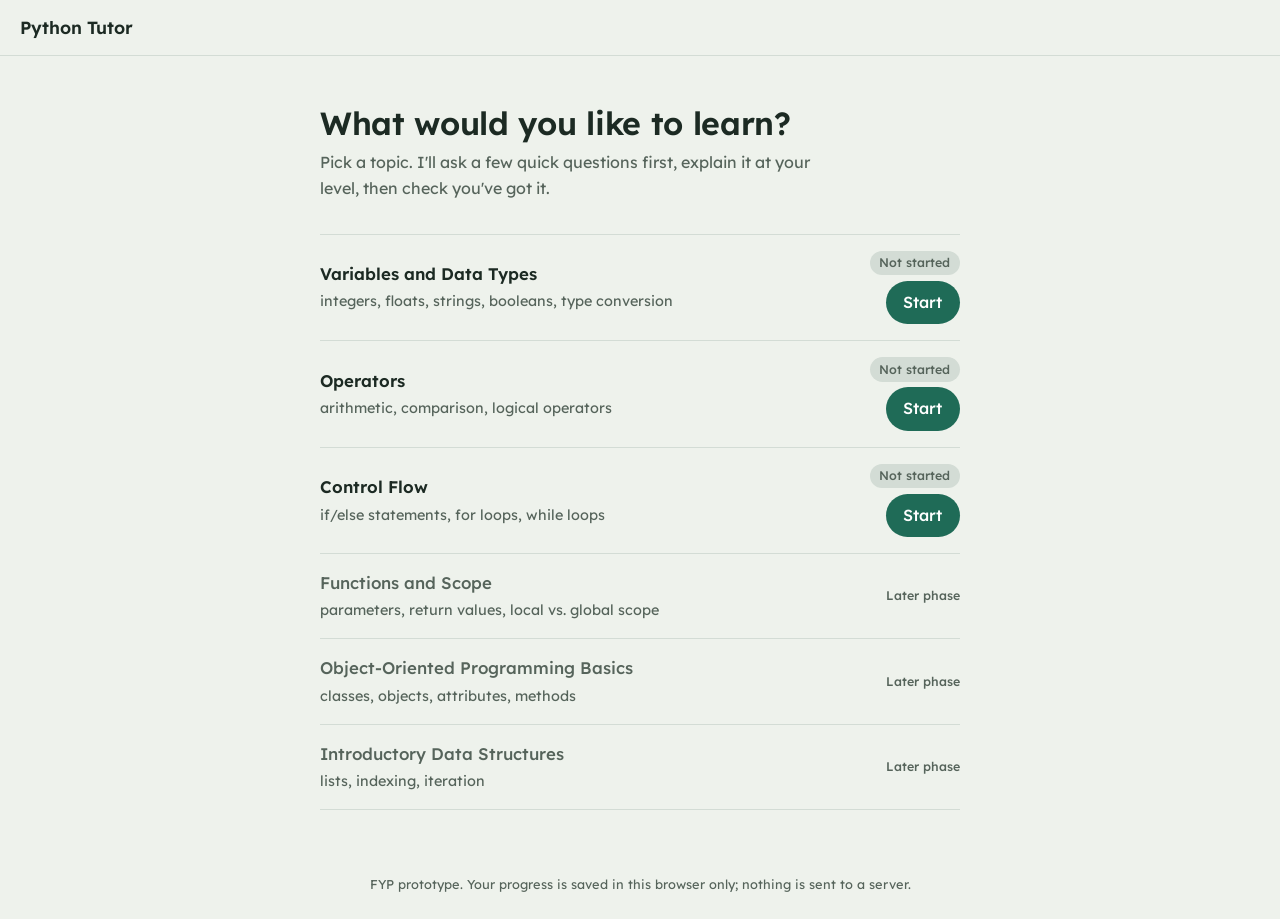
<file: docs/index.html>
<!doctype html>
<!-- GENERATED by build_pages.py from templates/index.html. Do not edit by hand. -->
<html lang="en">
<head>
  <meta charset="utf-8">
  <meta name="viewport" content="width=device-width, initial-scale=1">
  <title>Python Tutor</title>
  <link rel="preconnect" href="https://fonts.googleapis.com">
  <link rel="preconnect" href="https://fonts.gstatic.com" crossorigin>
  <link href="https://fonts.googleapis.com/css2?family=Lexend:wght@400;500;600&family=IBM+Plex+Mono:wght@400;500&display=swap" rel="stylesheet">
  <link rel="stylesheet" href="chat.css">
</head>
<body>
  <header class="bar">
    <button class="home" id="homeBtn" type="button" aria-label="Python Tutor, back to all topics">Python Tutor</button>
    <span class="fake-chip" id="fakeChip" hidden title="Prototype: replies are pre-written test content, not a real AI model.">Fake tutor</span>
  </header>

  <!-- Topic list -->
  <main class="start" id="startView">
    <h1>What would you like to learn?</h1>
    <p class="lead">Pick a topic. I'll ask a few quick questions first, explain it at your level, then check you've got it.</p>
    <ul class="topics" id="topicList"></ul>
    <p class="storage-note" id="storageNote" hidden></p>
  </main>

  <!-- Lesson -->
  <main class="chat" id="chatView" hidden>
    <div class="sticky-head">
      <div class="chat-top">
        <button type="button" class="back" id="backBtn"><span aria-hidden="true">&larr;</span> All topics</button>
        <span class="chat-title" id="chatTitle"></span>
        <span class="saved" title="You can leave at any time and continue later.">Progress saved</span>
      </div>
      <nav class="track" id="track" aria-label="Lesson progress"></nav>
      <div class="level" id="levelNote" hidden></div>
    </div>
    <div class="messages" id="messages" aria-live="polite"></div>
    <section class="finish" id="finishCard" hidden></section>
    <div class="quick" id="quick"></div>
    <div class="failed" id="failed" role="alert" hidden>
      <span id="failedText"></span>
      <button type="button" id="retryBtn">Send again</button>
    </div>
    <form class="composer" id="composer">
      <label class="sr-only" for="input">Your message</label>
      <textarea id="input" rows="1" maxlength="1000" placeholder="Type your answer..."></textarea>
      <button type="submit" id="sendBtn">Send</button>
    </form>
    <p class="hint">Enter to send, Shift + Enter for a new line</p>
  </main>

  <footer class="site-note" id="siteNote" hidden></footer>

  <!-- browser engine -->
  <script src="js/content.js"></script>
  <script src="js/prompts.js"></script>
  <script src="js/fake-provider.js"></script>
  <script src="js/storage.js"></script>
  <script src="js/engine.js"></script>
  <script src="js/backend-local.js"></script>
  <script src="chat.js"></script>
</body>
</html>
</file>
<file: docs/chat.css>
/* GENERATED by build_pages.py: a copy of static/chat.css. Do not edit by hand. */
/* Python Tutor: sage paper, deep green for the tutor, violet for the learner.
   The lesson track at the top is the one strong element. */
:root {
  --paper: #eef2ec;
  --surface: #ffffff;
  --ink: #1c2a23;
  --ink-soft: #56645b;
  --line: #d3dcd5;
  --green: #1f6b57;
  --green-deep: #154d3f;
  --green-wash: #ddede6;
  --violet: #4e43b8;
  --violet-wash: #eceafb;
  --warn: #a13d2d;
  --warn-wash: #f7e6e2;
  --code-bg: #1e2a26;
  --code-ink: #e6efe9;
  --font: "Lexend", "Segoe UI", system-ui, sans-serif;
  --mono: "IBM Plex Mono", Consolas, monospace;
}
* { box-sizing: border-box; }
body { margin: 0; background: var(--paper); color: var(--ink); font: 400 16px/1.6 var(--font); }
button, textarea { font: inherit; color: inherit; }
:focus-visible { outline: 3px solid var(--violet); outline-offset: 2px; }
[hidden] { display: none !important; }
.sr-only { position: absolute; width: 1px; height: 1px; overflow: hidden; clip: rect(0 0 0 0); }

button {
  cursor: pointer; border: 0; border-radius: 999px; padding: 0.55rem 1.1rem;
  background: var(--green); color: #fff; font-weight: 500;
}
button:hover { background: var(--green-deep); }
button:disabled { opacity: 0.5; cursor: progress; }

/* ---------- header ---------- */
.bar {
  position: sticky; top: 0; z-index: 3; height: 56px;
  display: flex; align-items: center; justify-content: space-between; gap: 1rem;
  padding: 0 1.25rem; background: var(--paper); border-bottom: 1px solid var(--line);
}
.home { background: none; color: var(--ink); padding: 0.3rem 0; font-weight: 600; font-size: 1.1rem; border-radius: 6px; }
.home:hover { background: none; color: var(--green); }
.fake-chip {
  font-size: 0.8rem; font-weight: 500; color: #7a5a00; background: #fbf1cf;
  padding: 0.2rem 0.65rem; border-radius: 999px;
}

/* ---------- start view ---------- */
.start { max-width: 680px; margin: 0 auto; padding: 3rem 1.25rem 4rem; }
.start h1 { font-size: 2rem; font-weight: 600; line-height: 1.2; margin: 0 0 0.5rem; letter-spacing: -0.01em; }
.lead { color: var(--ink-soft); margin: 0 0 2rem; max-width: 52ch; }
.topics { list-style: none; margin: 0; padding: 0; }
.topic {
  display: grid; grid-template-columns: 1fr auto; grid-template-areas: "main chip" "main actions";
  align-items: center; gap: 0.35rem 1rem; padding: 1rem 0; border-top: 1px solid var(--line);
}
.topic:last-child { border-bottom: 1px solid var(--line); }
.topic-main { grid-area: main; display: flex; flex-direction: column; gap: 0.15rem; min-width: 0; }
.topic-title { font-weight: 600; font-size: 1.05rem; }
.topic-sub { color: var(--ink-soft); font-size: 0.9rem; }
.topic.off { grid-template-areas: "main chip"; }
.topic.off .topic-title { color: var(--ink-soft); font-weight: 500; }
.chip { grid-area: chip; justify-self: end; font-size: 0.78rem; font-weight: 500; padding: 0.15rem 0.6rem; border-radius: 999px; background: var(--line); color: var(--ink-soft); }
.chip.active { background: var(--violet-wash); color: var(--violet); }
.chip.done { background: var(--green-wash); color: var(--green-deep); }
.chip.later { background: none; padding-right: 0; }
.topic-actions { grid-area: actions; display: flex; gap: 0.25rem; justify-content: flex-end; align-items: center; }
button.link { background: none; color: var(--ink-soft); padding: 0.55rem 0.6rem; font-weight: 400; text-decoration: underline; text-underline-offset: 3px; }
button.link:hover { background: none; color: var(--ink); }
.storage-note { margin: 1.5rem 0 0; padding: 0.7rem 0.9rem; border-radius: 8px; background: var(--warn-wash); color: var(--warn); font-size: 0.9rem; }
.site-note { max-width: 680px; margin: 0 auto; text-align: center; color: var(--ink-soft); font-size: 0.8rem; padding: 0 1.25rem 1.5rem; }

/* ---------- chat view ---------- */
.chat { max-width: 760px; margin: 0 auto; padding: 0 1.25rem; min-height: calc(100vh - 56px); display: flex; flex-direction: column; }

/* Lesson track: three phases; the first holds one dot per diagnostic question. */
.sticky-head { position: sticky; top: 56px; z-index: 2; background: var(--paper); padding-bottom: 0.4rem; }
.chat-top { display: flex; align-items: center; gap: 0.75rem; padding-top: 0.7rem; min-width: 0; }
.back {
  flex: none; background: var(--surface); color: var(--ink); border: 1.5px solid var(--line);
  padding: 0.35rem 0.85rem; font-size: 0.9rem;
}
.back:hover { background: var(--surface); border-color: var(--green); color: var(--green-deep); }
.chat-title { flex: 1; min-width: 0; font-weight: 600; white-space: nowrap; overflow: hidden; text-overflow: ellipsis; }
.saved { flex: none; font-size: 0.78rem; color: var(--ink-soft); }
.saved::before { content: ""; display: inline-block; width: 7px; height: 7px; border-radius: 50%; background: var(--green); margin-right: 0.35rem; vertical-align: 1px; }
.track {
  display: grid; grid-template-columns: 1.3fr 1fr 1fr 0.7fr; gap: 6px; padding: 0.8rem 0 0.7rem;
}
.phase { display: flex; flex-direction: column; gap: 0.35rem; font-size: 0.82rem; color: var(--ink-soft); }
.phase .bar-line { height: 6px; border-radius: 3px; background: var(--line); display: flex; gap: 3px; overflow: hidden; }
.phase .bar-line span { flex: 1; background: var(--line); }
.phase .bar-line span.filled { background: var(--green); }
.phase.done .bar-line, .phase.done .bar-line span { background: var(--green); }
.phase.now { color: var(--ink); font-weight: 500; }
.phase.now .bar-line { background: var(--violet-wash); }
.phase.now:not(.dots) .bar-line { background: linear-gradient(90deg, var(--violet) 0 50%, var(--violet-wash) 50%); }

.level {
  font-size: 0.85rem; color: var(--green-deep); background: var(--green-wash);
  padding: 0.35rem 0.8rem; border-radius: 10px;
  white-space: nowrap; overflow: hidden; text-overflow: ellipsis;
}

.messages { flex: 1; padding: 0.75rem 0 1rem; }
.msg { display: flex; flex-direction: column; margin: 0 0 1rem; max-width: 100%; }
.msg .body { padding: 0.75rem 1rem; border-radius: 16px; overflow-wrap: anywhere; }
.msg.tutor .body { background: var(--surface); border-top-left-radius: 4px; max-width: 92%; box-shadow: 0 1px 0 var(--line); }
.msg.learner { align-items: flex-end; }
.msg.learner .body { background: var(--violet); color: #fff; border-top-right-radius: 4px; max-width: 80%; white-space: pre-wrap; }
.msg.app { align-items: center; }
.msg.app .body { font-size: 0.88rem; color: var(--ink-soft); background: none; padding: 0.25rem 0.5rem; text-align: center; max-width: 60ch; }
.msg .body p { margin: 0 0 0.6rem; }
.msg .body p:last-child { margin-bottom: 0; }
.msg .body ul, .msg .body ol { margin: 0.3rem 0 0.7rem; padding-left: 1.25rem; }
.msg.tutor.right .body { box-shadow: inset 4px 0 0 var(--green), 0 1px 0 var(--line); }
.msg.tutor.wrong .body { box-shadow: inset 4px 0 0 #c98a1b, 0 1px 0 var(--line); }
.msg .body li { margin: 0.15rem 0; }
.msg .stamp { font-size: 0.75rem; color: var(--ink-soft); margin-top: 0.2rem; padding: 0 0.3rem; }

code { font-family: var(--mono); font-size: 0.88em; background: var(--green-wash); color: var(--green-deep); padding: 0.05rem 0.35rem; border-radius: 5px; }
.msg.learner code { background: rgba(255, 255, 255, 0.18); color: #fff; }
pre { background: var(--code-bg); color: var(--code-ink); padding: 0.8rem 1rem; border-radius: 10px; overflow-x: auto; margin: 0.6rem 0 0.8rem; font-size: 0.9rem; line-height: 1.55; }
pre code { background: none; color: inherit; padding: 0; font-size: inherit; }

.typing { display: inline-flex; gap: 5px; padding: 0.9rem 1rem; background: var(--surface); border-radius: 16px; border-top-left-radius: 4px; }
.typing span { width: 7px; height: 7px; border-radius: 50%; background: var(--ink-soft); opacity: 0.4; }
@media (prefers-reduced-motion: no-preference) {
  .typing span { animation: blink 1.2s infinite; }
  .typing span:nth-child(2) { animation-delay: 0.2s; }
  .typing span:nth-child(3) { animation-delay: 0.4s; }
  @keyframes blink { 50% { opacity: 1; } }
}

.finish {
  background: var(--surface); border: 1.5px solid var(--green); border-radius: 14px;
  padding: 1rem 1.1rem; margin: 0 0 1rem;
}
.finish h2 { margin: 0 0 0.3rem; font-size: 1.1rem; font-weight: 600; color: var(--green-deep); }
.finish p { margin: 0 0 0.8rem; color: var(--ink-soft); font-size: 0.95rem; }
.finish-actions { display: flex; flex-wrap: wrap; gap: 0.5rem; }
button.secondary { background: var(--surface); color: var(--green-deep); border: 1.5px solid var(--green); }
button.secondary:hover { background: var(--green-wash); }

.quick { display: flex; flex-wrap: wrap; gap: 0.5rem; margin-bottom: 0.6rem; }
.quick:empty { display: none; }
.quick button { background: var(--surface); color: var(--violet); border: 1.5px solid var(--violet); padding: 0.4rem 0.9rem; font-size: 0.92rem; }
.quick button:hover { background: var(--violet-wash); }

.failed {
  display: flex; align-items: center; justify-content: space-between; gap: 0.75rem; flex-wrap: wrap;
  background: var(--warn-wash); color: var(--warn); padding: 0.6rem 0.85rem; border-radius: 10px; margin-bottom: 0.6rem; font-size: 0.92rem;
}
.failed button { background: var(--warn); padding: 0.35rem 0.9rem; }

.composer {
  position: sticky; bottom: 0; display: flex; gap: 0.5rem; align-items: flex-end;
  background: var(--paper); padding: 0.6rem 0 0.2rem;
}
.composer textarea {
  flex: 1; resize: none; min-height: 48px; max-height: 160px; padding: 0.7rem 1rem;
  border: 1.5px solid var(--line); border-radius: 24px; background: var(--surface); line-height: 1.45;
}
.composer textarea:focus { outline: none; border-color: var(--violet); }
.composer button { height: 48px; padding: 0 1.3rem; }
.hint { font-size: 0.75rem; color: var(--ink-soft); margin: 0.2rem 0 0.8rem; text-align: right; }

@media (max-width: 600px) {
  body { font-size: 15px; }
  .start { padding-top: 2rem; }
  .start h1 { font-size: 1.6rem; }
  .chat { padding: 0 0.85rem; }
  .track { grid-template-columns: 1.25fr 1fr 1fr 0.6fr; }
  .topic { grid-template-areas: "main chip" "actions actions"; }
  .topic-actions { justify-content: flex-start; }
  .phase { font-size: 0.74rem; }
  .msg.tutor .body { max-width: 100%; }
  .msg.learner .body { max-width: 88%; }
  .hint { display: none; }
}
</file>
